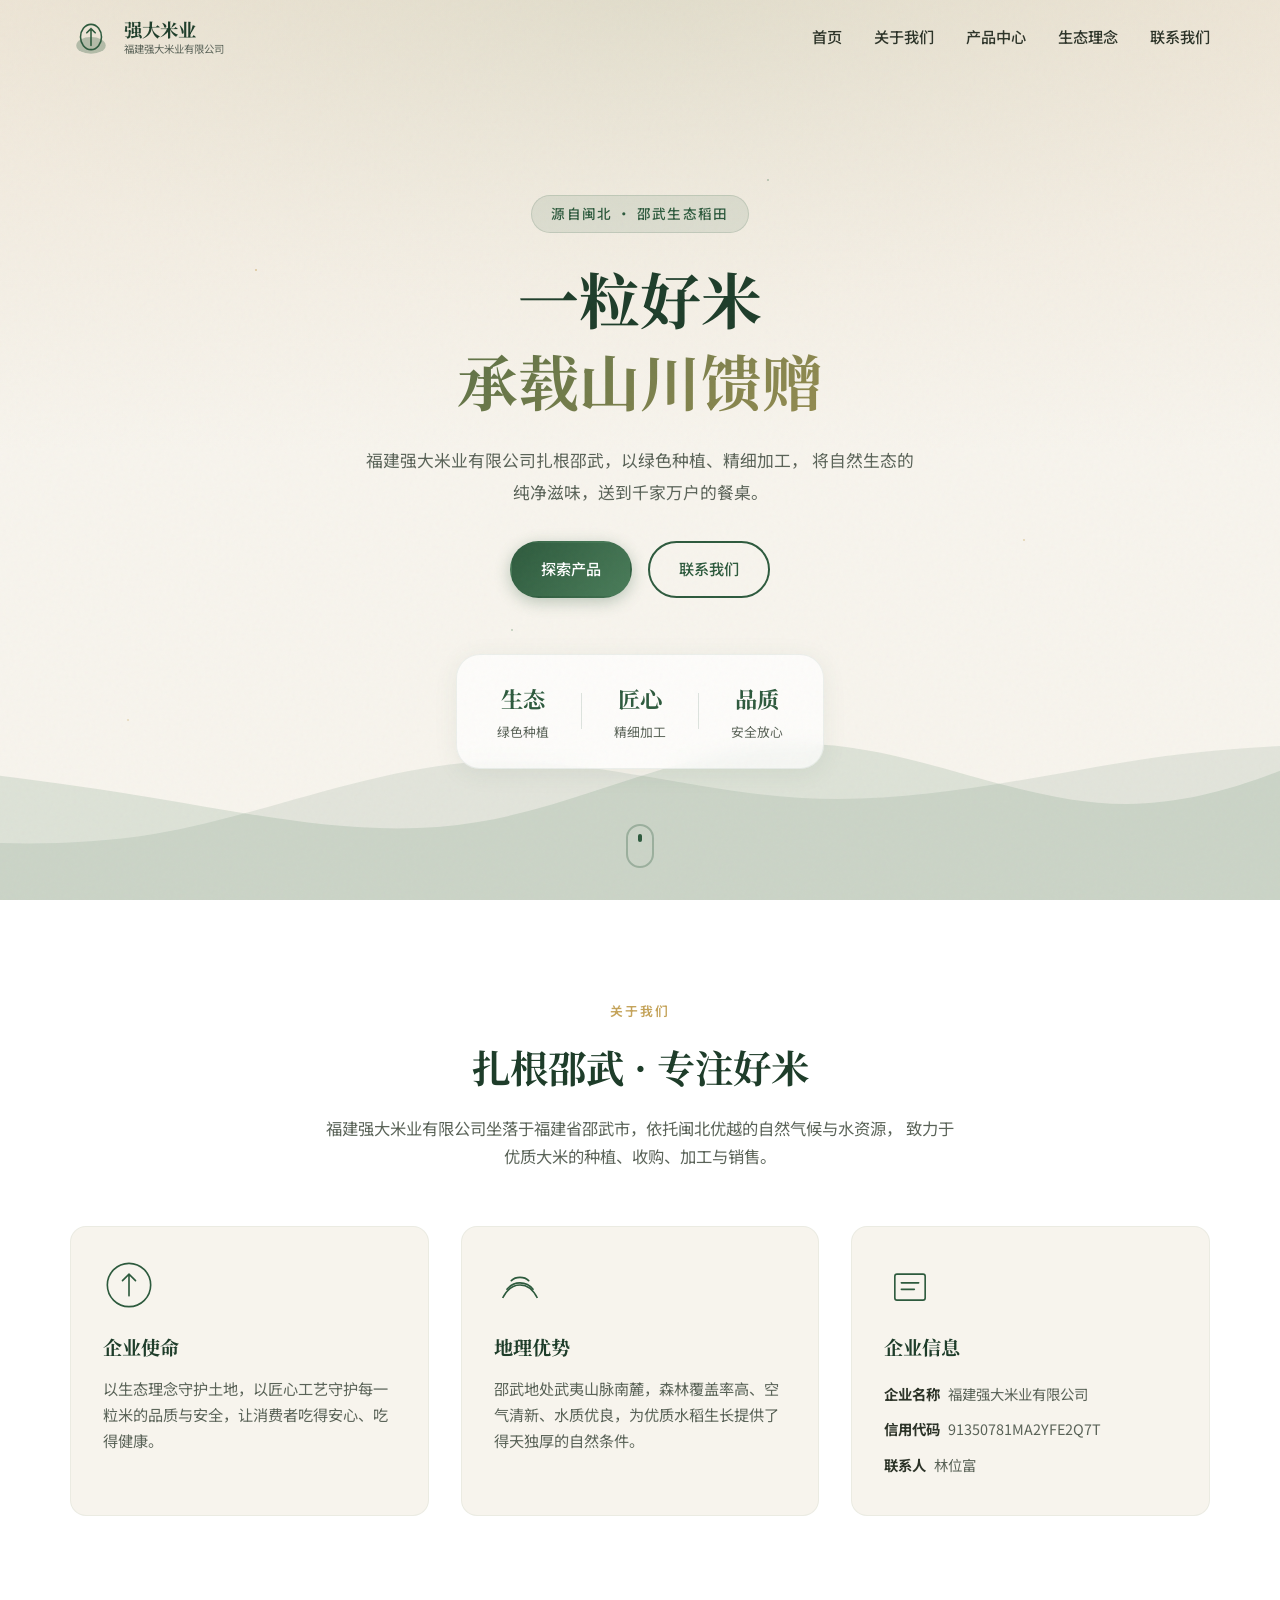
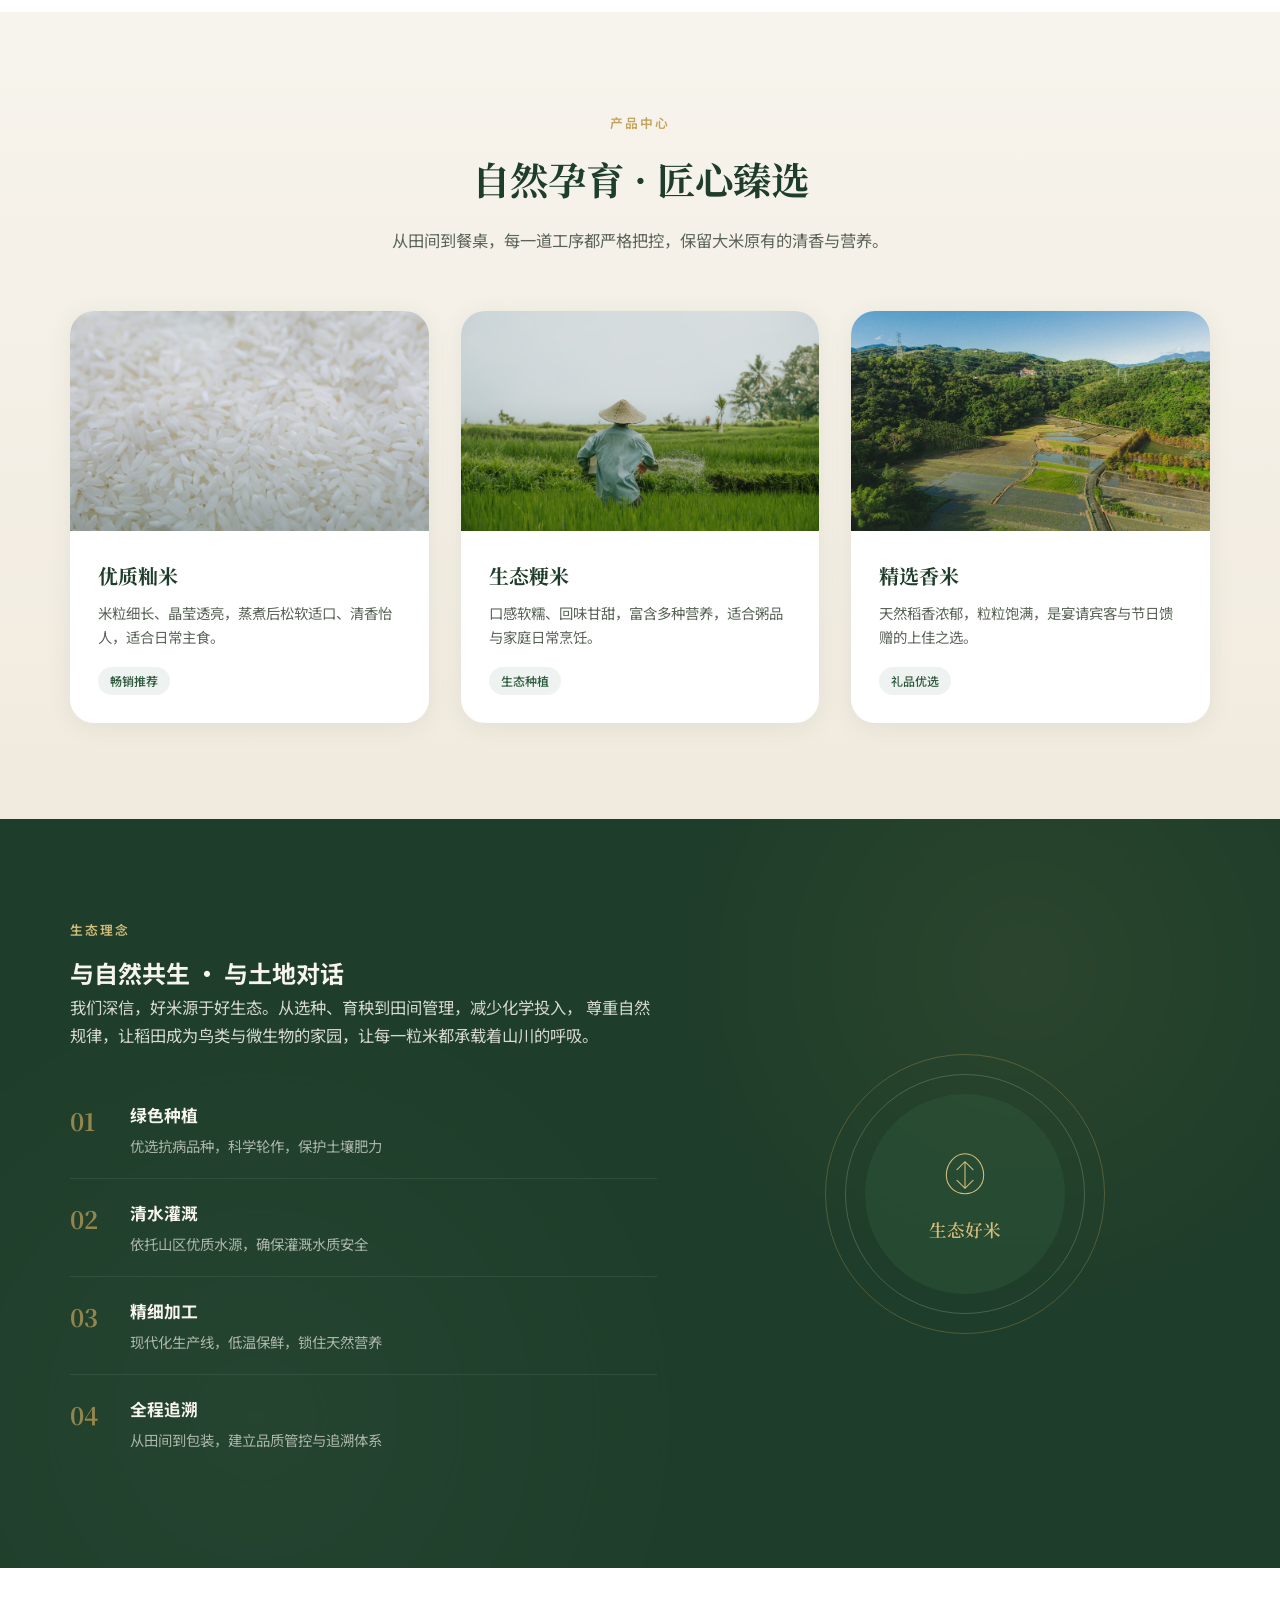
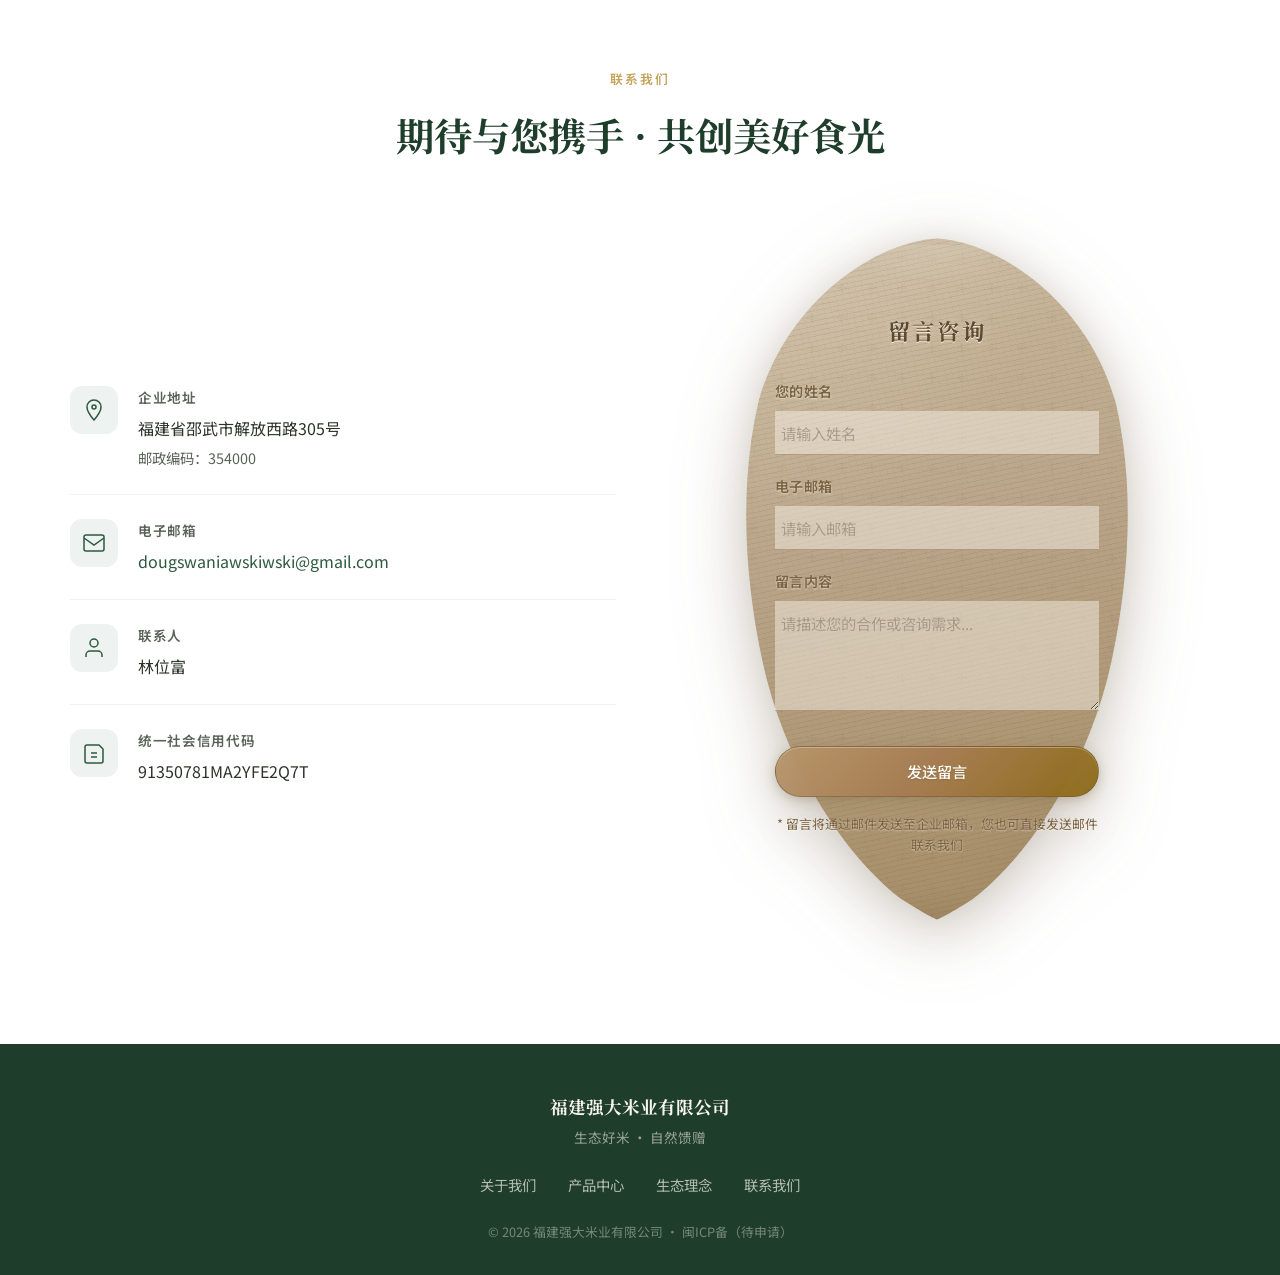
<file: index.html>
<!DOCTYPE html>
<html lang="zh-CN">
<head>
  <meta charset="UTF-8">
  <meta name="viewport" content="width=device-width, initial-scale=1.0">
  <meta name="description" content="福建强大米业有限公司 — 源自邵武生态稻田，匠心精制优质大米">
  <title>福建强大米业有限公司 | 生态好米 自然馈赠</title>
  <link rel="preconnect" href="https://fonts.googleapis.com">
  <link rel="preconnect" href="https://fonts.gstatic.com" crossorigin>
  <link href="https://fonts.googleapis.com/css2?family=Noto+Serif+SC:wght@400;600;700&family=Noto+Sans+SC:wght@300;400;500;600&display=swap" rel="stylesheet">
  <link rel="stylesheet" href="styles.css">
</head>
<body>
  <div class="grain-overlay" aria-hidden="true"></div>

  <header class="header" id="header">
    <nav class="nav container">
      <a href="#" class="logo">
        <span class="logo-icon" aria-hidden="true">
          <svg viewBox="0 0 40 40" fill="none" xmlns="http://www.w3.org/2000/svg">
            <ellipse cx="20" cy="28" rx="14" ry="8" fill="currentColor" opacity="0.3"/>
            <path d="M20 8C14 8 10 14 10 20C10 26 14 32 20 32C26 32 30 26 30 20C30 14 26 8 20 8Z" stroke="currentColor" stroke-width="1.5" fill="none"/>
            <path d="M20 12V28M16 16L20 12L24 16" stroke="currentColor" stroke-width="1.5" stroke-linecap="round"/>
          </svg>
        </span>
        <span class="logo-text">
          <strong>强大米业</strong>
          <small>福建强大米业有限公司</small>
        </span>
      </a>
      <button class="nav-toggle" id="navToggle" aria-label="打开菜单" aria-expanded="false">
        <span></span><span></span><span></span>
      </button>
      <ul class="nav-links" id="navLinks">
        <li><a href="#home">首页</a></li>
        <li><a href="#about">关于我们</a></li>
        <li><a href="#products">产品中心</a></li>
        <li><a href="#eco">生态理念</a></li>
        <li><a href="#contact">联系我们</a></li>
      </ul>
    </nav>
  </header>

  <main>
    <section class="hero" id="home">
      <div class="hero-bg">
        <div class="hero-gradient"></div>
        <div class="hero-hills"></div>
        <div class="hero-particles" aria-hidden="true"></div>
      </div>
      <div class="hero-content container">
        <p class="hero-tag">源自闽北 · 邵武生态稻田</p>
        <h1 class="hero-title">
          <span>一粒好米</span>
          <span class="highlight">承载山川馈赠</span>
        </h1>
        <p class="hero-desc">
          福建强大米业有限公司扎根邵武，以绿色种植、精细加工，
          将自然生态的纯净滋味，送到千家万户的餐桌。
        </p>
        <div class="hero-actions">
          <a href="#products" class="btn btn-primary">探索产品</a>
          <a href="#contact" class="btn btn-outline">联系我们</a>
        </div>
        <div class="hero-stats">
          <div class="stat">
            <span class="stat-num">生态</span>
            <span class="stat-label">绿色种植</span>
          </div>
          <div class="stat-divider"></div>
          <div class="stat">
            <span class="stat-num">匠心</span>
            <span class="stat-label">精细加工</span>
          </div>
          <div class="stat-divider"></div>
          <div class="stat">
            <span class="stat-num">品质</span>
            <span class="stat-label">安全放心</span>
          </div>
        </div>
      </div>
      <a href="#about" class="scroll-hint" aria-label="向下滚动">
        <span></span>
      </a>
    </section>

    <section class="section about" id="about">
      <div class="container">
        <div class="section-header reveal">
          <span class="section-tag">关于我们</span>
          <h2>扎根邵武 · 专注好米</h2>
          <p class="section-intro">
            福建强大米业有限公司坐落于福建省邵武市，依托闽北优越的自然气候与水资源，
            致力于优质大米的种植、收购、加工与销售。
          </p>
        </div>
        <div class="about-grid">
          <div class="about-card reveal">
            <div class="about-icon">
              <svg viewBox="0 0 48 48" fill="none"><circle cx="24" cy="24" r="20" stroke="currentColor" stroke-width="1.5"/><path d="M24 14v20M18 20l6-6 6 6" stroke="currentColor" stroke-width="1.5" stroke-linecap="round"/></svg>
            </div>
            <h3>企业使命</h3>
            <p>以生态理念守护土地，以匠心工艺守护每一粒米的品质与安全，让消费者吃得安心、吃得健康。</p>
          </div>
          <div class="about-card reveal">
            <div class="about-icon">
              <svg viewBox="0 0 48 48" fill="none"><path d="M8 36c8-16 24-16 32 0" stroke="currentColor" stroke-width="1.5"/><path d="M12 28c6-8 18-8 24 0M16 20c4-4 12-4 16 0" stroke="currentColor" stroke-width="1.5" stroke-linecap="round"/></svg>
            </div>
            <h3>地理优势</h3>
            <p>邵武地处武夷山脉南麓，森林覆盖率高、空气清新、水质优良，为优质水稻生长提供了得天独厚的自然条件。</p>
          </div>
          <div class="about-card reveal">
            <div class="about-icon">
              <svg viewBox="0 0 48 48" fill="none"><rect x="10" y="14" width="28" height="24" rx="2" stroke="currentColor" stroke-width="1.5"/><path d="M16 22h16M16 28h12" stroke="currentColor" stroke-width="1.5" stroke-linecap="round"/></svg>
            </div>
            <h3>企业信息</h3>
            <ul class="info-list">
              <li><strong>企业名称</strong>福建强大米业有限公司</li>
              <li><strong>信用代码</strong>91350781MA2YFE2Q7T</li>
              <li><strong>联系人</strong>林位富</li>
            </ul>
          </div>
        </div>
      </div>
    </section>

    <section class="section products" id="products">
      <div class="container">
        <div class="section-header reveal">
          <span class="section-tag">产品中心</span>
          <h2>自然孕育 · 匠心臻选</h2>
          <p class="section-intro">
            从田间到餐桌，每一道工序都严格把控，保留大米原有的清香与营养。
          </p>
        </div>
        <div class="product-grid">
          <article class="product-card reveal">
            <div class="product-visual">
              <img src="images/product-1.jpg" alt="金黄稻谷特写，粒粒饱满" width="900" height="600" loading="lazy">
            </div>
            <div class="product-body">
              <h3>优质籼米</h3>
              <p>米粒细长、晶莹透亮，蒸煮后松软适口、清香怡人，适合日常主食。</p>
              <span class="product-tag">畅销推荐</span>
            </div>
          </article>
          <article class="product-card reveal">
            <div class="product-visual">
              <img src="images/product-2.jpg" alt="农民在绿色稻田中劳作插秧" width="900" height="600" loading="lazy">
            </div>
            <div class="product-body">
              <h3>生态粳米</h3>
              <p>口感软糯、回味甘甜，富含多种营养，适合粥品与家庭日常烹饪。</p>
              <span class="product-tag">生态种植</span>
            </div>
          </article>
          <article class="product-card reveal">
            <div class="product-visual">
              <img src="images/product-3.jpg" alt="层叠梯田稻田，绿意盎然" width="900" height="600" loading="lazy">
            </div>
            <div class="product-body">
              <h3>精选香米</h3>
              <p>天然稻香浓郁，粒粒饱满，是宴请宾客与节日馈赠的上佳之选。</p>
              <span class="product-tag">礼品优选</span>
            </div>
          </article>
        </div>
      </div>
    </section>

    <section class="section eco" id="eco">
      <div class="eco-bg" aria-hidden="true"></div>
      <div class="container">
        <div class="eco-layout">
          <div class="eco-content reveal">
            <span class="section-tag">生态理念</span>
            <h2>与自然共生 · 与土地对话</h2>
            <p>
              我们深信，好米源于好生态。从选种、育秧到田间管理，减少化学投入，
              尊重自然规律，让稻田成为鸟类与微生物的家园，让每一粒米都承载着山川的呼吸。
            </p>
            <ul class="eco-features">
              <li>
                <span class="eco-num">01</span>
                <div>
                  <strong>绿色种植</strong>
                  <p>优选抗病品种，科学轮作，保护土壤肥力</p>
                </div>
              </li>
              <li>
                <span class="eco-num">02</span>
                <div>
                  <strong>清水灌溉</strong>
                  <p>依托山区优质水源，确保灌溉水质安全</p>
                </div>
              </li>
              <li>
                <span class="eco-num">03</span>
                <div>
                  <strong>精细加工</strong>
                  <p>现代化生产线，低温保鲜，锁住天然营养</p>
                </div>
              </li>
              <li>
                <span class="eco-num">04</span>
                <div>
                  <strong>全程追溯</strong>
                  <p>从田间到包装，建立品质管控与追溯体系</p>
                </div>
              </li>
            </ul>
          </div>
          <div class="eco-visual reveal">
            <div class="eco-circle">
              <div class="eco-ring eco-ring-1"></div>
              <div class="eco-ring eco-ring-2"></div>
              <div class="eco-center">
                <svg viewBox="0 0 120 120" fill="none">
                  <path d="M60 20C40 20 25 40 25 60C25 80 40 95 60 95C80 95 95 80 95 60C95 40 80 20 60 20Z" stroke="currentColor" stroke-width="2"/>
                  <path d="M60 35V85M45 50L60 35L75 50M45 70L60 85L75 70" stroke="currentColor" stroke-width="2" stroke-linecap="round"/>
                </svg>
                <span>生态好米</span>
              </div>
            </div>
          </div>
        </div>
      </div>
    </section>

    <section class="section contact" id="contact">
      <div class="container">
        <div class="section-header reveal">
          <span class="section-tag">联系我们</span>
          <h2>期待与您携手 · 共创美好食光</h2>
        </div>
        <div class="contact-grid">
          <div class="contact-info reveal">
            <div class="contact-item">
              <div class="contact-icon">
                <svg viewBox="0 0 24 24" fill="none" stroke="currentColor" stroke-width="1.5"><path d="M12 2C8 2 5 5 5 9c0 5 7 13 7 13s7-8 7-13c0-4-3-7-7-7z"/><circle cx="12" cy="9" r="2"/></svg>
              </div>
              <div>
                <h4>企业地址</h4>
                <p>福建省邵武市解放西路305号</p>
                <p class="sub">邮政编码：354000</p>
              </div>
            </div>
            <div class="contact-item">
              <div class="contact-icon">
                <svg viewBox="0 0 24 24" fill="none" stroke="currentColor" stroke-width="1.5"><rect x="2" y="4" width="20" height="16" rx="2"/><path d="M2 7l10 7 10-7"/></svg>
              </div>
              <div>
                <h4>电子邮箱</h4>
                <p><a href="mailto:dougswaniawskiwski@gmail.com">dougswaniawskiwski@gmail.com</a></p>
              </div>
            </div>
            <div class="contact-item">
              <div class="contact-icon">
                <svg viewBox="0 0 24 24" fill="none" stroke="currentColor" stroke-width="1.5"><path d="M20 21v-2a4 4 0 00-4-4H8a4 4 0 00-4 4v2"/><circle cx="12" cy="7" r="4"/></svg>
              </div>
              <div>
                <h4>联系人</h4>
                <p>林位富</p>
              </div>
            </div>
            <div class="contact-item">
              <div class="contact-icon">
                <svg viewBox="0 0 24 24" fill="none" stroke="currentColor" stroke-width="1.5"><path d="M9 12h6M9 16h6M7 4h10l4 4v12a2 2 0 01-2 2H5a2 2 0 01-2-2V6a2 2 0 012-2z"/></svg>
              </div>
              <div>
                <h4>统一社会信用代码</h4>
                <p>91350781MA2YFE2Q7T</p>
              </div>
            </div>
          </div>
          <div class="husk-wrap reveal">
            <div class="husk-bg" aria-hidden="true">
              <div class="husk-silhouette"></div>
              <div class="husk-fiber-lines"></div>
            </div>
            <form class="contact-form contact-form--husk" id="contactForm">
            <h3>留言咨询</h3>
            <div class="form-group">
              <label for="name">您的姓名</label>
              <input type="text" id="name" name="name" placeholder="请输入姓名" required>
            </div>
            <div class="form-group">
              <label for="email">电子邮箱</label>
              <input type="email" id="email" name="email" placeholder="请输入邮箱">
            </div>
            <div class="form-group">
              <label for="message">留言内容</label>
              <textarea id="message" name="message" rows="4" placeholder="请描述您的合作或咨询需求..." required></textarea>
            </div>
            <button type="submit" class="btn btn-husk btn-full">发送留言</button>
            <p class="form-note">* 留言将通过邮件发送至企业邮箱，您也可直接发送邮件联系我们</p>
            </form>
          </div>
        </div>
      </div>
    </section>
  </main>

  <footer class="footer">
    <div class="container footer-inner">
      <div class="footer-brand">
        <strong>福建强大米业有限公司</strong>
        <p>生态好米 · 自然馈赠</p>
      </div>
      <div class="footer-links">
        <a href="#about">关于我们</a>
        <a href="#products">产品中心</a>
        <a href="#eco">生态理念</a>
        <a href="#contact">联系我们</a>
      </div>
      <p class="footer-copy">
        &copy; <span id="year"></span> 福建强大米业有限公司 · 闽ICP备（待申请）
      </p>
    </div>
  </footer>

  <script src="script.js"></script>
</body>
</html>
</file>
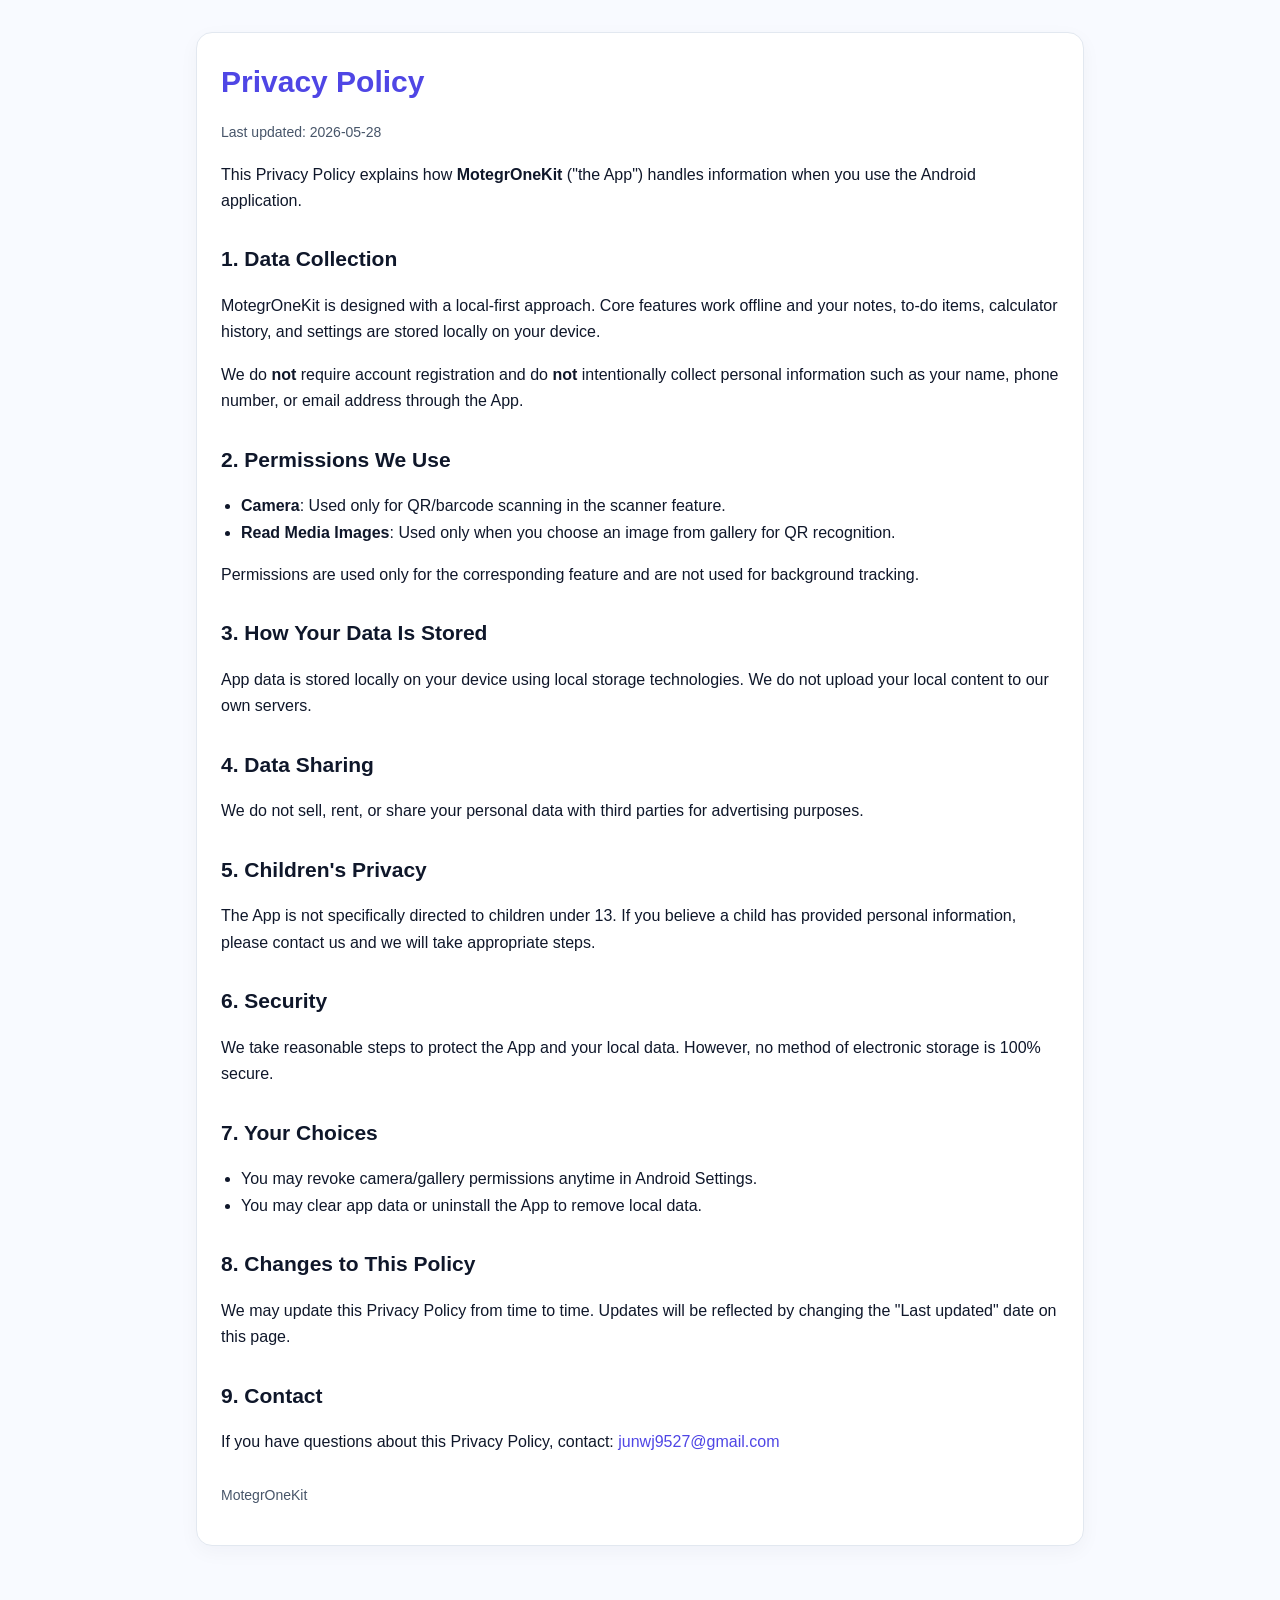
<file: privacy_policy.html>
<!doctype html>
<html lang="en">
<head>
  <meta charset="utf-8" />
  <meta name="viewport" content="width=device-width, initial-scale=1" />
  <title>MotegrOneKit Privacy Policy</title>
  <style>
    :root {
      --bg: #f8faff;
      --card: #ffffff;
      --text: #0f172a;
      --muted: #475569;
      --primary: #4f46e5;
      --border: #e2e8f0;
    }
    * { box-sizing: border-box; }
    body {
      margin: 0;
      font-family: Inter, -apple-system, BlinkMacSystemFont, "Segoe UI", Roboto, Arial, sans-serif;
      color: var(--text);
      background: var(--bg);
      line-height: 1.65;
    }
    .container {
      max-width: 920px;
      margin: 0 auto;
      padding: 32px 16px 56px;
    }
    .card {
      background: var(--card);
      border: 1px solid var(--border);
      border-radius: 16px;
      padding: 24px;
      box-shadow: 0 6px 20px rgba(15, 23, 42, 0.04);
    }
    h1 {
      margin: 0 0 8px;
      font-size: 30px;
      color: var(--primary);
    }
    h2 {
      margin-top: 28px;
      margin-bottom: 8px;
      font-size: 21px;
    }
    p, li { color: var(--text); }
    .muted {
      color: var(--muted);
      font-size: 14px;
      margin-bottom: 18px;
    }
    ul { padding-left: 20px; }
    a { color: var(--primary); text-decoration: none; }
    a:hover { text-decoration: underline; }
    .footer {
      margin-top: 28px;
      color: var(--muted);
      font-size: 14px;
    }
  </style>
</head>
<body>
  <main class="container">
    <section class="card">
      <h1>Privacy Policy</h1>
      <p class="muted">Last updated: 2026-05-28</p>

      <p>
        This Privacy Policy explains how <strong>MotegrOneKit</strong> ("the App") handles information
        when you use the Android application.
      </p>

      <h2>1. Data Collection</h2>
      <p>
        MotegrOneKit is designed with a local-first approach. Core features work offline and your
        notes, to-do items, calculator history, and settings are stored locally on your device.
      </p>
      <p>
        We do <strong>not</strong> require account registration and do <strong>not</strong> intentionally
        collect personal information such as your name, phone number, or email address through the App.
      </p>

      <h2>2. Permissions We Use</h2>
      <ul>
        <li><strong>Camera</strong>: Used only for QR/barcode scanning in the scanner feature.</li>
        <li><strong>Read Media Images</strong>: Used only when you choose an image from gallery for QR recognition.</li>
      </ul>
      <p>
        Permissions are used only for the corresponding feature and are not used for background tracking.
      </p>

      <h2>3. How Your Data Is Stored</h2>
      <p>
        App data is stored locally on your device using local storage technologies. We do not
        upload your local content to our own servers.
      </p>

      <h2>4. Data Sharing</h2>
      <p>
        We do not sell, rent, or share your personal data with third parties for advertising purposes.
      </p>

      <h2>5. Children's Privacy</h2>
      <p>
        The App is not specifically directed to children under 13. If you believe a child has provided
        personal information, please contact us and we will take appropriate steps.
      </p>

      <h2>6. Security</h2>
      <p>
        We take reasonable steps to protect the App and your local data. However, no method of electronic
        storage is 100% secure.
      </p>

      <h2>7. Your Choices</h2>
      <ul>
        <li>You may revoke camera/gallery permissions anytime in Android Settings.</li>
        <li>You may clear app data or uninstall the App to remove local data.</li>
      </ul>

      <h2>8. Changes to This Policy</h2>
      <p>
        We may update this Privacy Policy from time to time. Updates will be reflected by changing the
        "Last updated" date on this page.
      </p>

      <h2>9. Contact</h2>
      <p>
        If you have questions about this Privacy Policy, contact:
        <a href="mailto:junwj9527@gmail.com">junwj9527@gmail.com</a>
      </p>

      <p class="footer">
        MotegrOneKit
      </p>
    </section>
  </main>
</body>
</html>
</file>
<file: styles.css>
/* ===== Design Tokens ===== */
:root {
  --color-forest: #2d5a3d;
  --color-forest-dark: #1e3d2a;
  --color-forest-light: #4a7c59;
  --color-sage: #7a9e7e;
  --color-moss: #5c7a5e;
  --color-cream: #f7f4ed;
  --color-wheat: #e8dcc8;
  --color-gold: #c4a35a;
  --color-gold-light: #d4bc7a;
  --color-earth: #8b7355;
  --husk-light: #f0e6d0;
  --husk-mid: #dcc9a8;
  --husk-base: #c9b08a;
  --husk-dark: #a68b5c;
  --husk-deep: #7a6342;
  --husk-brown: #5c4a32;
  --husk-fiber: rgba(122, 99, 66, 0.12);
  --color-text: #2c3328;
  --color-text-muted: #5a6358;
  --color-white: #ffffff;
  --font-serif: 'Noto Serif SC', 'Songti SC', serif;
  --font-sans: 'Noto Sans SC', 'PingFang SC', sans-serif;
  --shadow-soft: 0 4px 24px rgba(45, 90, 61, 0.08);
  --shadow-medium: 0 8px 40px rgba(45, 90, 61, 0.12);
  --radius-sm: 8px;
  --radius-md: 16px;
  --radius-lg: 24px;
  --transition: 0.3s cubic-bezier(0.4, 0, 0.2, 1);
}

/* ===== Reset & Base ===== */
*, *::before, *::after {
  box-sizing: border-box;
  margin: 0;
  padding: 0;
}

html {
  scroll-behavior: smooth;
  font-size: 16px;
}

body {
  font-family: var(--font-sans);
  color: var(--color-text);
  background: var(--color-cream);
  line-height: 1.7;
  overflow-x: hidden;
}

img, svg {
  display: block;
  max-width: 100%;
}

a {
  color: var(--color-forest);
  text-decoration: none;
  transition: color var(--transition);
}

a:hover {
  color: var(--color-forest-light);
}

.container {
  width: min(1140px, 92vw);
  margin: 0 auto;
}

/* Grain texture overlay */
.grain-overlay {
  position: fixed;
  inset: 0;
  pointer-events: none;
  z-index: 9999;
  opacity: 0.03;
  background-image: url("data:image/svg+xml,%3Csvg viewBox='0 0 256 256' xmlns='http://www.w3.org/2000/svg'%3E%3Cfilter id='n'%3E%3CfeTurbulence type='fractalNoise' baseFrequency='0.9' numOctaves='4' stitchTiles='stitch'/%3E%3C/filter%3E%3Crect width='100%25' height='100%25' filter='url(%23n)'/%3E%3C/svg%3E");
}

/* ===== Header ===== */
.header {
  position: fixed;
  top: 0;
  left: 0;
  right: 0;
  z-index: 1000;
  padding: 1rem 0;
  transition: background var(--transition), box-shadow var(--transition), padding var(--transition);
}

.header.scrolled {
  background: rgba(247, 244, 237, 0.92);
  backdrop-filter: blur(12px);
  box-shadow: var(--shadow-soft);
  padding: 0.6rem 0;
}

.nav {
  display: flex;
  align-items: center;
  justify-content: space-between;
}

.logo {
  display: flex;
  align-items: center;
  gap: 0.75rem;
  color: var(--color-forest-dark);
}

.logo:hover {
  color: var(--color-forest);
}

.logo-icon {
  width: 42px;
  height: 42px;
  color: var(--color-forest);
}

.logo-text {
  display: flex;
  flex-direction: column;
  line-height: 1.3;
}

.logo-text strong {
  font-family: var(--font-serif);
  font-size: 1.15rem;
  font-weight: 700;
}

.logo-text small {
  font-size: 0.65rem;
  color: var(--color-text-muted);
  font-weight: 400;
}

.nav-links {
  display: flex;
  gap: 2rem;
  list-style: none;
}

.nav-links a {
  font-size: 0.95rem;
  font-weight: 500;
  color: var(--color-text);
  position: relative;
}

.nav-links a::after {
  content: '';
  position: absolute;
  bottom: -4px;
  left: 0;
  width: 0;
  height: 2px;
  background: var(--color-gold);
  transition: width var(--transition);
}

.nav-links a:hover::after {
  width: 100%;
}

.nav-toggle {
  display: none;
  flex-direction: column;
  gap: 5px;
  background: none;
  border: none;
  cursor: pointer;
  padding: 4px;
}

.nav-toggle span {
  display: block;
  width: 24px;
  height: 2px;
  background: var(--color-forest);
  transition: var(--transition);
}

/* ===== Buttons ===== */
.btn {
  display: inline-flex;
  align-items: center;
  justify-content: center;
  padding: 0.85rem 1.8rem;
  font-size: 0.95rem;
  font-weight: 500;
  border-radius: 50px;
  border: 2px solid transparent;
  cursor: pointer;
  transition: all var(--transition);
  font-family: inherit;
}

.btn-primary {
  background: linear-gradient(135deg, var(--color-forest) 0%, var(--color-forest-light) 100%);
  color: var(--color-white);
  box-shadow: 0 4px 16px rgba(45, 90, 61, 0.3);
}

.btn-primary:hover {
  transform: translateY(-2px);
  box-shadow: 0 6px 24px rgba(45, 90, 61, 0.4);
  color: var(--color-white);
}

.btn-outline {
  background: transparent;
  border-color: var(--color-forest);
  color: var(--color-forest);
}

.btn-outline:hover {
  background: var(--color-forest);
  color: var(--color-white);
}

.btn-full {
  width: 100%;
}

/* ===== Hero ===== */
.hero {
  position: relative;
  min-height: 100vh;
  display: flex;
  align-items: center;
  padding: 8rem 0 4rem;
  overflow: hidden;
}

.hero-bg {
  position: absolute;
  inset: 0;
  z-index: 0;
}

.hero-gradient {
  position: absolute;
  inset: 0;
  background:
    linear-gradient(180deg,
      rgba(232, 220, 200, 0.6) 0%,
      rgba(247, 244, 237, 0.9) 50%,
      var(--color-cream) 100%),
    radial-gradient(ellipse 80% 50% at 50% 0%, rgba(122, 158, 126, 0.25) 0%, transparent 70%);
}

.hero-hills {
  position: absolute;
  bottom: 0;
  left: 0;
  right: 0;
  height: 40%;
  background:
    url("data:image/svg+xml,%3Csvg xmlns='http://www.w3.org/2000/svg' viewBox='0 0 1440 320'%3E%3Cpath fill='%234a7c59' fill-opacity='0.15' d='M0,192L48,197.3C96,203,192,213,288,229.3C384,245,480,267,576,250.7C672,235,768,181,864,181.3C960,181,1056,235,1152,234.7C1248,235,1344,181,1392,154.7L1440,128L1440,320L1392,320C1344,320,1248,320,1152,320C1056,320,960,320,864,320C768,320,672,320,576,320C480,320,384,320,288,320C192,320,96,320,48,320L0,320Z'/%3E%3Cpath fill='%232d5a3d' fill-opacity='0.1' d='M0,256L48,261.3C96,267,192,277,288,261.3C384,245,480,203,576,197.3C672,192,768,224,864,229.3C960,235,1056,213,1152,197.3C1248,181,1344,181,1392,181.3L1440,181L1440,320L0,320Z'/%3E%3C/svg%3E") bottom center / cover no-repeat;
}

.hero-particles {
  position: absolute;
  inset: 0;
  background-image:
    radial-gradient(2px 2px at 20% 30%, rgba(196, 163, 90, 0.4) 50%, transparent 50%),
    radial-gradient(2px 2px at 60% 20%, rgba(74, 124, 89, 0.3) 50%, transparent 50%),
    radial-gradient(1.5px 1.5px at 80% 60%, rgba(196, 163, 90, 0.3) 50%, transparent 50%),
    radial-gradient(2px 2px at 40% 70%, rgba(122, 158, 126, 0.35) 50%, transparent 50%),
    radial-gradient(1.5px 1.5px at 10% 80%, rgba(196, 163, 90, 0.25) 50%, transparent 50%);
  animation: float-particles 20s ease-in-out infinite;
}

@keyframes float-particles {
  0%, 100% { transform: translateY(0); }
  50% { transform: translateY(-15px); }
}

.hero-content {
  position: relative;
  z-index: 1;
  text-align: center;
}

.hero-tag {
  display: inline-block;
  padding: 0.4rem 1.2rem;
  background: rgba(45, 90, 61, 0.1);
  color: var(--color-forest);
  font-size: 0.85rem;
  font-weight: 500;
  border-radius: 50px;
  letter-spacing: 0.1em;
  margin-bottom: 1.5rem;
  border: 1px solid rgba(45, 90, 61, 0.15);
}

.hero-title {
  font-family: var(--font-serif);
  font-size: clamp(2.2rem, 6vw, 3.8rem);
  font-weight: 700;
  line-height: 1.35;
  color: var(--color-forest-dark);
  margin-bottom: 1.5rem;
}

.hero-title span {
  display: block;
}

.hero-title .highlight {
  background: linear-gradient(135deg, var(--color-forest) 0%, var(--color-gold) 100%);
  -webkit-background-clip: text;
  -webkit-text-fill-color: transparent;
  background-clip: text;
}

.hero-desc {
  max-width: 560px;
  margin: 0 auto 2rem;
  font-size: 1.05rem;
  color: var(--color-text-muted);
  line-height: 1.9;
}

.hero-actions {
  display: flex;
  gap: 1rem;
  justify-content: center;
  flex-wrap: wrap;
  margin-bottom: 3.5rem;
}

.hero-stats {
  display: inline-flex;
  align-items: center;
  gap: 2rem;
  padding: 1.5rem 2.5rem;
  background: rgba(255, 255, 255, 0.7);
  backdrop-filter: blur(8px);
  border-radius: var(--radius-lg);
  border: 1px solid rgba(45, 90, 61, 0.08);
  box-shadow: var(--shadow-soft);
}

.stat {
  text-align: center;
}

.stat-num {
  display: block;
  font-family: var(--font-serif);
  font-size: 1.4rem;
  font-weight: 700;
  color: var(--color-forest);
}

.stat-label {
  font-size: 0.8rem;
  color: var(--color-text-muted);
}

.stat-divider {
  width: 1px;
  height: 36px;
  background: rgba(45, 90, 61, 0.15);
}

.scroll-hint {
  position: absolute;
  bottom: 2rem;
  left: 50%;
  transform: translateX(-50%);
  width: 28px;
  height: 44px;
  border: 2px solid rgba(45, 90, 61, 0.3);
  border-radius: 14px;
  z-index: 1;
}

.scroll-hint span {
  position: absolute;
  top: 8px;
  left: 50%;
  transform: translateX(-50%);
  width: 4px;
  height: 8px;
  background: var(--color-forest);
  border-radius: 2px;
  animation: scroll-bounce 2s ease-in-out infinite;
}

@keyframes scroll-bounce {
  0%, 100% { top: 8px; opacity: 1; }
  50% { top: 20px; opacity: 0.3; }
}

/* ===== Sections ===== */
.section {
  padding: 6rem 0;
}

.section-header {
  text-align: center;
  max-width: 640px;
  margin: 0 auto 3.5rem;
}

.section-tag {
  display: inline-block;
  font-size: 0.8rem;
  font-weight: 600;
  letter-spacing: 0.15em;
  text-transform: uppercase;
  color: var(--color-gold);
  margin-bottom: 0.75rem;
}

.section-header h2 {
  font-family: var(--font-serif);
  font-size: clamp(1.8rem, 4vw, 2.4rem);
  font-weight: 700;
  color: var(--color-forest-dark);
  margin-bottom: 1rem;
}

.section-intro {
  color: var(--color-text-muted);
  font-size: 1.02rem;
}

/* ===== About ===== */
.about {
  background: var(--color-white);
}

.about-grid {
  display: grid;
  grid-template-columns: repeat(3, 1fr);
  gap: 2rem;
}

.about-card {
  padding: 2rem;
  background: var(--color-cream);
  border-radius: var(--radius-md);
  border: 1px solid rgba(45, 90, 61, 0.06);
  transition: transform var(--transition), box-shadow var(--transition);
}

.about-card:hover {
  transform: translateY(-4px);
  box-shadow: var(--shadow-medium);
}

.about-icon {
  width: 52px;
  height: 52px;
  color: var(--color-forest);
  margin-bottom: 1.25rem;
}

.about-card h3 {
  font-family: var(--font-serif);
  font-size: 1.2rem;
  color: var(--color-forest-dark);
  margin-bottom: 0.75rem;
}

.about-card p {
  font-size: 0.95rem;
  color: var(--color-text-muted);
}

.info-list {
  list-style: none;
  font-size: 0.9rem;
}

.info-list li {
  padding: 0.35rem 0;
  color: var(--color-text-muted);
}

.info-list strong {
  color: var(--color-text);
  margin-right: 0.5rem;
}

/* ===== Products ===== */
.products {
  background: linear-gradient(180deg, var(--color-cream) 0%, rgba(232, 220, 200, 0.4) 100%);
}

.product-grid {
  display: grid;
  grid-template-columns: repeat(3, 1fr);
  gap: 2rem;
}

.product-card {
  background: var(--color-white);
  border-radius: var(--radius-lg);
  overflow: hidden;
  box-shadow: var(--shadow-soft);
  transition: transform var(--transition), box-shadow var(--transition);
}

.product-card:hover {
  transform: translateY(-6px);
  box-shadow: var(--shadow-medium);
}

.product-visual {
  height: 220px;
  position: relative;
  overflow: hidden;
  background: var(--color-forest-dark);
}

.product-visual::after {
  content: '';
  position: absolute;
  inset: 0;
  background: linear-gradient(
    180deg,
    transparent 40%,
    rgba(30, 61, 42, 0.25) 100%
  );
  pointer-events: none;
  z-index: 1;
}

.product-visual img {
  width: 100%;
  height: 100%;
  object-fit: cover;
  object-position: center;
  transition: transform 0.6s cubic-bezier(0.4, 0, 0.2, 1);
}

.product-card:hover .product-visual img {
  transform: scale(1.06);
}

.product-body {
  padding: 1.75rem;
}

.product-body h3 {
  font-family: var(--font-serif);
  font-size: 1.25rem;
  color: var(--color-forest-dark);
  margin-bottom: 0.5rem;
}

.product-body p {
  font-size: 0.9rem;
  color: var(--color-text-muted);
  margin-bottom: 1rem;
}

.product-tag {
  display: inline-block;
  font-size: 0.75rem;
  padding: 0.25rem 0.75rem;
  background: rgba(45, 90, 61, 0.08);
  color: var(--color-forest);
  border-radius: 50px;
  font-weight: 500;
}

/* ===== Eco ===== */
.eco {
  position: relative;
  background: var(--color-forest-dark);
  color: var(--color-cream);
  overflow: hidden;
}

.eco-bg {
  position: absolute;
  inset: 0;
  opacity: 0.08;
  background:
    radial-gradient(circle at 20% 80%, var(--color-sage) 0%, transparent 40%),
    radial-gradient(circle at 80% 20%, var(--color-gold) 0%, transparent 30%);
}

.eco .section-tag {
  color: var(--color-gold-light);
}

.eco h2 {
  color: var(--color-cream);
}

.eco-layout {
  display: grid;
  grid-template-columns: 1.2fr 1fr;
  gap: 4rem;
  align-items: center;
}

.eco-content p {
  color: rgba(247, 244, 237, 0.85);
  margin-bottom: 2rem;
  font-size: 1.02rem;
}

.eco-features {
  list-style: none;
}

.eco-features li {
  display: flex;
  gap: 1.25rem;
  padding: 1.25rem 0;
  border-bottom: 1px solid rgba(255, 255, 255, 0.08);
}

.eco-features li:last-child {
  border-bottom: none;
}

.eco-num {
  font-family: var(--font-serif);
  font-size: 1.5rem;
  font-weight: 700;
  color: var(--color-gold);
  opacity: 0.7;
  min-width: 2.5rem;
}

.eco-features strong {
  display: block;
  font-size: 1.05rem;
  margin-bottom: 0.25rem;
  color: var(--color-cream);
}

.eco-features p {
  font-size: 0.9rem;
  margin: 0;
  color: rgba(247, 244, 237, 0.65);
}

.eco-circle {
  position: relative;
  width: 280px;
  height: 280px;
  margin: 0 auto;
}

.eco-ring {
  position: absolute;
  border-radius: 50%;
  border: 1px solid rgba(196, 163, 90, 0.3);
}

.eco-ring-1 {
  inset: 0;
  animation: ring-pulse 4s ease-in-out infinite;
}

.eco-ring-2 {
  inset: 20px;
  border-color: rgba(122, 158, 126, 0.4);
  animation: ring-pulse 4s ease-in-out infinite 0.5s;
}

@keyframes ring-pulse {
  0%, 100% { transform: scale(1); opacity: 0.6; }
  50% { transform: scale(1.03); opacity: 1; }
}

.eco-center {
  position: absolute;
  inset: 40px;
  display: flex;
  flex-direction: column;
  align-items: center;
  justify-content: center;
  background: rgba(45, 90, 61, 0.4);
  border-radius: 50%;
  color: var(--color-gold-light);
}

.eco-center svg {
  width: 64px;
  height: 64px;
  margin-bottom: 0.5rem;
}

.eco-center span {
  font-family: var(--font-serif);
  font-size: 1.1rem;
  font-weight: 600;
}

/* ===== Contact ===== */
.contact {
  background: var(--color-white);
}

.contact-grid {
  display: grid;
  grid-template-columns: 1fr 1fr;
  gap: 3rem;
  align-items: center;
}

/* 稻谷谷壳外形容器（背景与文字分层，文字不被裁切） */
.husk-wrap {
  position: relative;
  width: min(100%, 440px);
  margin: 0 auto;
  min-height: 660px;
  transform: rotate(-1.2deg);
  filter: drop-shadow(0 16px 36px rgba(92, 74, 50, 0.26))
          drop-shadow(0 4px 14px rgba(122, 99, 66, 0.14));
  /* 饱满谷壳轮廓：中部更宽、两端略圆 */
  --husk-mask: url("data:image/svg+xml,%3Csvg xmlns='http://www.w3.org/2000/svg' viewBox='0 0 320 560'%3E%3Cpath fill='%23fff' d='M160 12 C205 14 275 58 298 138 C312 198 310 268 295 338 C278 418 232 488 188 522 C172 532 165 536 160 538 C155 536 148 532 132 522 C88 488 42 418 25 338 C10 268 8 198 22 138 C45 58 115 14 160 12 Z'/%3E%3C/svg%3E");
}

/* 仅背景层使用谷壳蒙版 */
.husk-bg {
  position: absolute;
  inset: 0;
  z-index: 0;
  -webkit-mask-image: var(--husk-mask);
  mask-image: var(--husk-mask);
  -webkit-mask-size: 100% 100%;
  mask-size: 100% 100%;
  -webkit-mask-repeat: no-repeat;
  mask-repeat: no-repeat;
  background-color: var(--husk-mid);
  background-image:
    url("data:image/svg+xml,%3Csvg width='60' height='60' viewBox='0 0 60 60' xmlns='http://www.w3.org/2000/svg'%3E%3Cg fill='none' fill-rule='evenodd'%3E%3Cg fill='%237a6342' fill-opacity='0.06'%3E%3Cpath d='M36 34v-4h-2v4h-4v2h4v4h2v-4h4v-2h-4zm0-30V0h-2v4h-4v2h4v4h2V6h4V4h-4zM6 34v-4H4v4H0v2h4v4h2v-4h4v-2H6zM6 4V0H4v4H0v2h4v4h2V6h4V4H6z'/%3E%3C/g%3E%3C/g%3E%3C/svg%3E"),
    repeating-linear-gradient(
      -12deg,
      transparent,
      transparent 4px,
      var(--husk-fiber) 4px,
      var(--husk-fiber) 5px
    ),
    repeating-linear-gradient(
      78deg,
      transparent,
      transparent 6px,
      rgba(166, 139, 92, 0.06) 6px,
      rgba(166, 139, 92, 0.06) 7px
    ),
    radial-gradient(ellipse 120% 80% at 10% 0%, rgba(255, 248, 230, 0.55) 0%, transparent 55%),
    radial-gradient(ellipse 90% 60% at 95% 100%, rgba(139, 115, 85, 0.2) 0%, transparent 50%),
    linear-gradient(
      168deg,
      #f2e8d4 0%,
      #e5d4b5 22%,
      #dcc9a8 45%,
      #d0b88e 72%,
      #c4a87a 100%
    );
  box-shadow:
    inset 0 2px 12px rgba(255, 248, 235, 0.5),
    inset 0 -4px 16px rgba(122, 99, 66, 0.12),
    inset 4px 0 20px rgba(139, 115, 85, 0.08),
    inset -4px 0 20px rgba(139, 115, 85, 0.08);
}

.husk-bg .husk-silhouette {
  position: absolute;
  inset: -8px -6px;
  background: linear-gradient(165deg, #8b7355 0%, #6b5344 50%, #5c4a32 100%);
  opacity: 0.32;
  transform: scale(1.02) rotate(0.4deg);
  pointer-events: none;
}

.husk-bg .husk-fiber-lines {
  position: absolute;
  inset: 0;
  pointer-events: none;
  background:
    repeating-linear-gradient(
      175deg,
      transparent,
      transparent 14px,
      rgba(122, 99, 66, 0.04) 14px,
      rgba(122, 99, 66, 0.04) 15px
    ),
    repeating-linear-gradient(
      5deg,
      transparent,
      transparent 18px,
      rgba(166, 139, 92, 0.05) 18px,
      rgba(166, 139, 92, 0.05) 19px
    );
  opacity: 0.85;
}

.contact-item {
  display: flex;
  gap: 1.25rem;
  padding: 1.5rem 0;
  border-bottom: 1px solid rgba(45, 90, 61, 0.08);
}

.contact-item:last-child {
  border-bottom: none;
}

.contact-icon {
  flex-shrink: 0;
  width: 48px;
  height: 48px;
  display: flex;
  align-items: center;
  justify-content: center;
  background: rgba(45, 90, 61, 0.08);
  border-radius: 12px;
  color: var(--color-forest);
}

.contact-icon svg {
  width: 24px;
  height: 24px;
}

.contact-item h4 {
  font-size: 0.85rem;
  font-weight: 600;
  color: var(--color-text-muted);
  text-transform: uppercase;
  letter-spacing: 0.05em;
  margin-bottom: 0.35rem;
}

.contact-item p {
  font-size: 1rem;
  color: var(--color-text);
}

.contact-item .sub {
  font-size: 0.9rem;
  color: var(--color-text-muted);
  margin-top: 0.25rem;
}

/* ===== 留言表单 · 谷壳上书写（无蒙版，完整显示文字） ===== */
.contact-form--husk {
  position: relative;
  z-index: 2;
  width: 82%;
  max-width: 340px;
  margin: 0 auto;
  min-height: 660px;
  padding: 5.5rem 0.5rem 5.8rem;
  border: none;
  background: transparent;
  display: flex;
  flex-direction: column;
  justify-content: center;
  box-sizing: border-box;
}

.husk-bg::before {
  content: '';
  position: absolute;
  top: 3%;
  left: 50%;
  transform: translateX(-50%);
  width: 28%;
  height: 8%;
  background: radial-gradient(
    ellipse 100% 100% at 50% 0%,
    rgba(255, 248, 230, 0.45) 0%,
    transparent 70%
  );
  pointer-events: none;
  z-index: 0;
}

.husk-bg::after {
  content: '';
  position: absolute;
  bottom: 4%;
  left: 50%;
  transform: translateX(-50%);
  width: 22%;
  height: 6%;
  background: radial-gradient(
    ellipse 100% 100% at 50% 100%,
    rgba(92, 74, 50, 0.12) 0%,
    transparent 70%
  );
  pointer-events: none;
  z-index: 0;
}

.contact-form--husk h3,
.contact-form--husk .form-group,
.contact-form--husk .btn-husk,
.contact-form--husk .form-note {
  position: relative;
  z-index: 2;
  flex-shrink: 0;
}

.contact-form--husk h3 {
  font-family: var(--font-serif);
  font-size: 1.4rem;
  font-weight: 700;
  color: var(--husk-brown);
  margin-bottom: 1.4rem;
  padding-bottom: 0.5rem;
  border-bottom: none;
  letter-spacing: 0.12em;
  text-align: center;
  text-shadow:
    0 1px 0 rgba(255, 248, 235, 0.9),
    0 0 12px rgba(255, 248, 235, 0.35);
}

.contact-form--husk .form-group {
  margin-bottom: 1.25rem;
}

.contact-form--husk .form-group label {
  display: block;
  font-size: 0.88rem;
  font-weight: 600;
  color: var(--husk-deep);
  margin-bottom: 0.45rem;
  letter-spacing: 0.03em;
  text-shadow: 0 1px 2px rgba(255, 248, 235, 0.6);
}

.contact-form--husk .form-group input,
.contact-form--husk .form-group textarea {
  width: 100%;
  padding: 0.7rem 0.35rem 0.6rem;
  font-family: inherit;
  font-size: 0.96rem;
  border: none;
  border-radius: 0;
  border-bottom: 1.5px solid rgba(122, 99, 66, 0.45);
  background: rgba(255, 252, 245, 0.42);
  color: var(--husk-brown);
  box-shadow: none;
  transition: border-color var(--transition), background var(--transition);
  text-shadow: 0 0 1px rgba(255, 248, 235, 0.5);
}

.contact-form--husk .form-group input::placeholder,
.contact-form--husk .form-group textarea::placeholder {
  color: rgba(92, 74, 50, 0.45);
}

.contact-form--husk .form-group input:focus,
.contact-form--husk .form-group textarea:focus {
  outline: none;
  border-bottom-color: var(--husk-deep);
  border-bottom-width: 2px;
  background: rgba(255, 252, 245, 0.72);
  box-shadow: none;
}

.contact-form--husk .form-group textarea {
  resize: vertical;
  min-height: 100px;
}

.contact-form--husk .btn-husk {
  margin-top: 0.5rem;
  border-radius: 50px;
  background: linear-gradient(
    135deg,
    rgba(184, 149, 106, 0.95) 0%,
    rgba(166, 124, 82, 0.95) 45%,
    rgba(139, 105, 20, 0.95) 100%
  );
  color: #fffef8;
  border: 1px solid rgba(92, 74, 50, 0.45);
  box-shadow:
    0 3px 12px rgba(122, 99, 66, 0.3),
    inset 0 1px 0 rgba(255, 248, 235, 0.3);
  text-shadow: 0 1px 1px rgba(60, 48, 32, 0.25);
  backdrop-filter: blur(2px);
}

.contact-form--husk .btn-husk:hover {
  background: linear-gradient(
    135deg,
    #c4a87a 0%,
    #b8956a 40%,
    #9a7b3a 100%
  );
  color: #fffef8;
  transform: translateY(-1px);
  box-shadow:
    0 5px 16px rgba(122, 99, 66, 0.38),
    inset 0 1px 0 rgba(255, 248, 235, 0.4);
}

.contact-form--husk .form-note {
  font-size: 0.8rem;
  color: var(--husk-deep);
  margin-top: 1rem;
  text-align: center;
  line-height: 1.65;
  text-shadow: 0 1px 2px rgba(255, 248, 235, 0.55);
}

/* ===== Footer ===== */
.footer {
  background: var(--color-forest-dark);
  color: rgba(247, 244, 237, 0.8);
  padding: 3rem 0 2rem;
}

.footer-inner {
  text-align: center;
}

.footer-brand strong {
  font-family: var(--font-serif);
  font-size: 1.1rem;
  color: var(--color-cream);
  display: block;
  margin-bottom: 0.25rem;
}

.footer-brand p {
  font-size: 0.85rem;
  opacity: 0.7;
  margin-bottom: 1.5rem;
}

.footer-links {
  display: flex;
  justify-content: center;
  gap: 2rem;
  margin-bottom: 1.5rem;
  flex-wrap: wrap;
}

.footer-links a {
  color: rgba(247, 244, 237, 0.7);
  font-size: 0.9rem;
}

.footer-links a:hover {
  color: var(--color-gold-light);
}

.footer-copy {
  font-size: 0.8rem;
  opacity: 0.5;
}

/* ===== Reveal Animation ===== */
.reveal {
  opacity: 0;
  transform: translateY(24px);
  transition: opacity 0.7s ease, transform 0.7s ease;
}

.reveal.visible {
  opacity: 1;
  transform: translateY(0);
}

/* ===== Responsive ===== */
@media (max-width: 992px) {
  .about-grid,
  .product-grid {
    grid-template-columns: 1fr;
    max-width: 480px;
    margin: 0 auto;
  }

  .eco-layout {
    grid-template-columns: 1fr;
    gap: 3rem;
  }

  .eco-visual {
    order: -1;
  }

  .contact-grid {
    grid-template-columns: 1fr;
  }

  .husk-wrap {
    width: min(92vw, 400px);
    min-height: 620px;
    transform: rotate(0deg);
  }

  .contact-form--husk {
    width: 86%;
    min-height: 620px;
    padding: 5rem 0.25rem 5.2rem;
  }
}

@media (max-width: 768px) {
  .nav-toggle {
    display: flex;
  }

  .nav-links {
    position: fixed;
    top: 0;
    right: -100%;
    width: min(280px, 80vw);
    height: 100vh;
    flex-direction: column;
    gap: 0;
    background: var(--color-cream);
    padding: 5rem 2rem 2rem;
    box-shadow: -4px 0 24px rgba(0, 0, 0, 0.1);
    transition: right var(--transition);
  }

  .nav-links.open {
    right: 0;
  }

  .nav-links li {
    border-bottom: 1px solid rgba(45, 90, 61, 0.08);
  }

  .nav-links a {
    display: block;
    padding: 1rem 0;
  }

  .nav-toggle.active span:nth-child(1) {
    transform: rotate(45deg) translate(5px, 5px);
  }

  .nav-toggle.active span:nth-child(2) {
    opacity: 0;
  }

  .nav-toggle.active span:nth-child(3) {
    transform: rotate(-45deg) translate(5px, -5px);
  }

  .hero-stats {
    flex-direction: column;
    gap: 1rem;
    padding: 1.25rem 1.5rem;
  }

  .stat-divider {
    width: 60px;
    height: 1px;
  }

  .section {
    padding: 4rem 0;
  }
}
</file>
